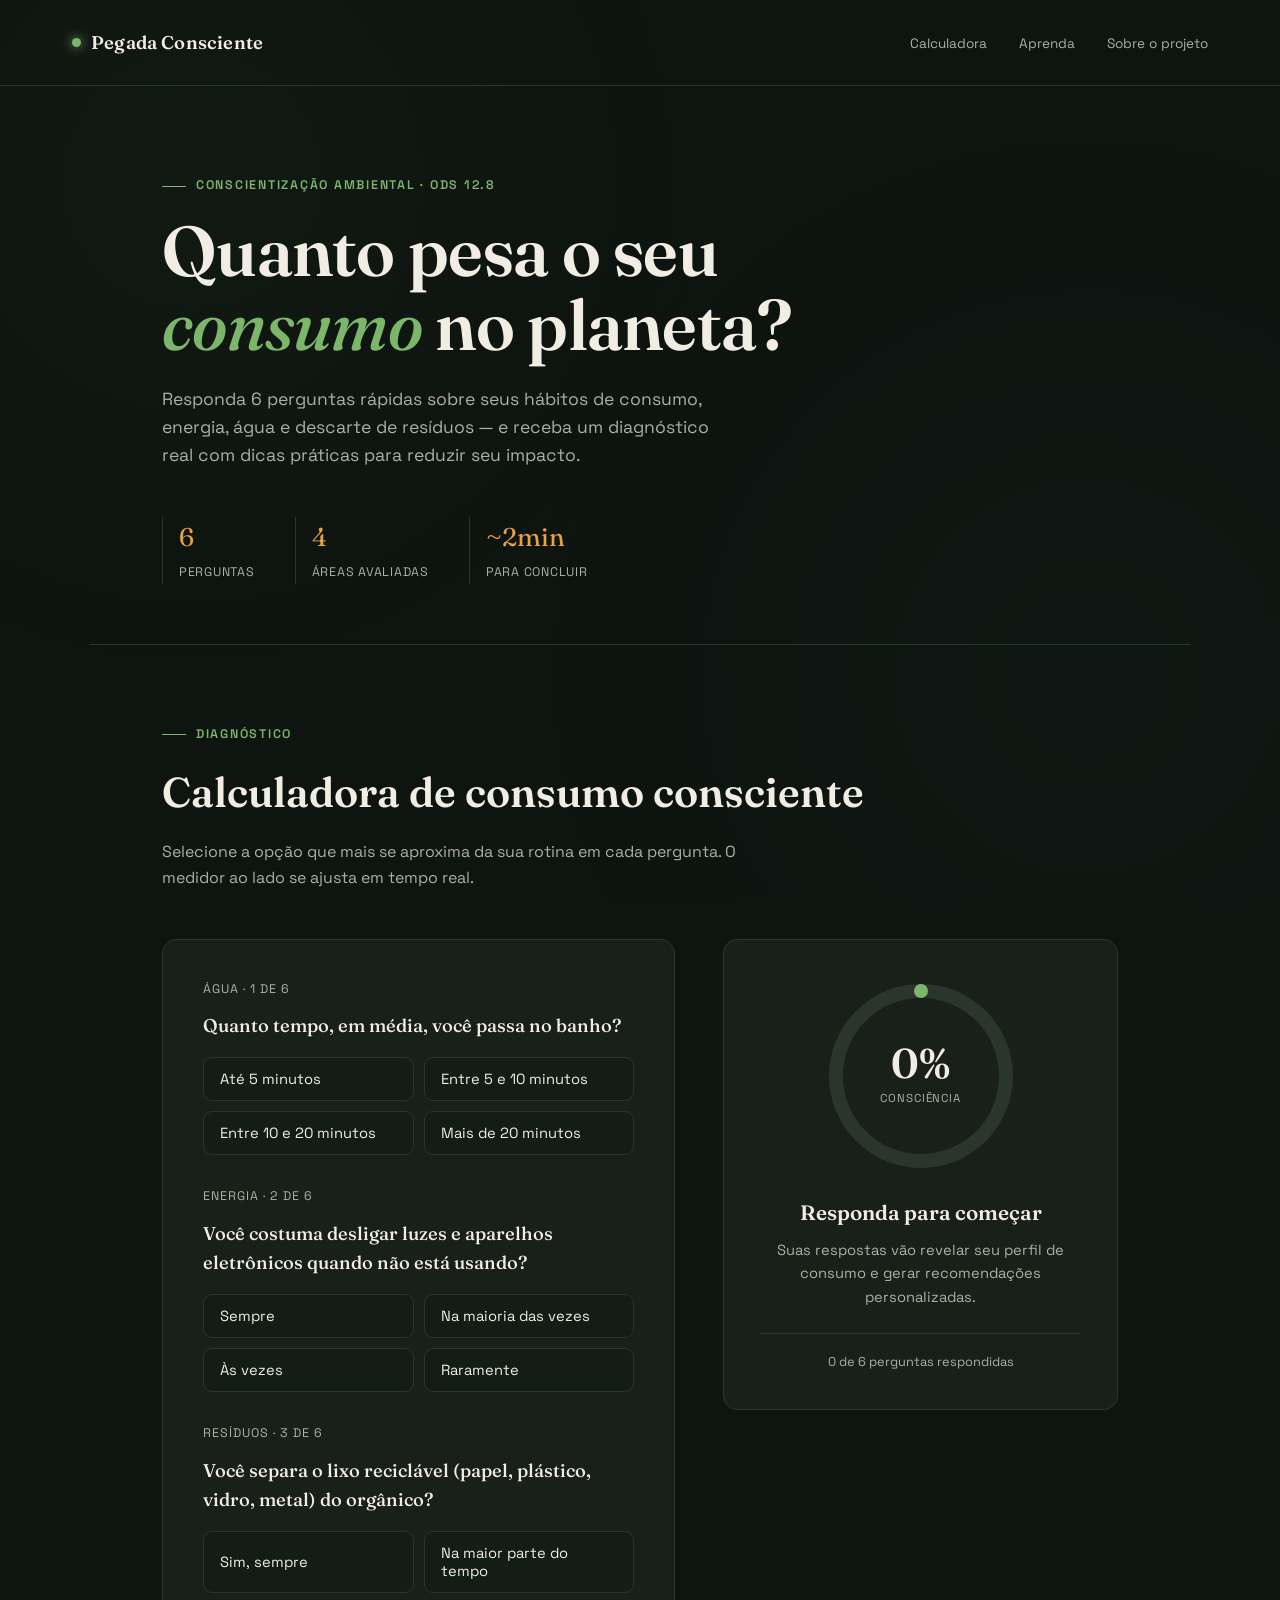
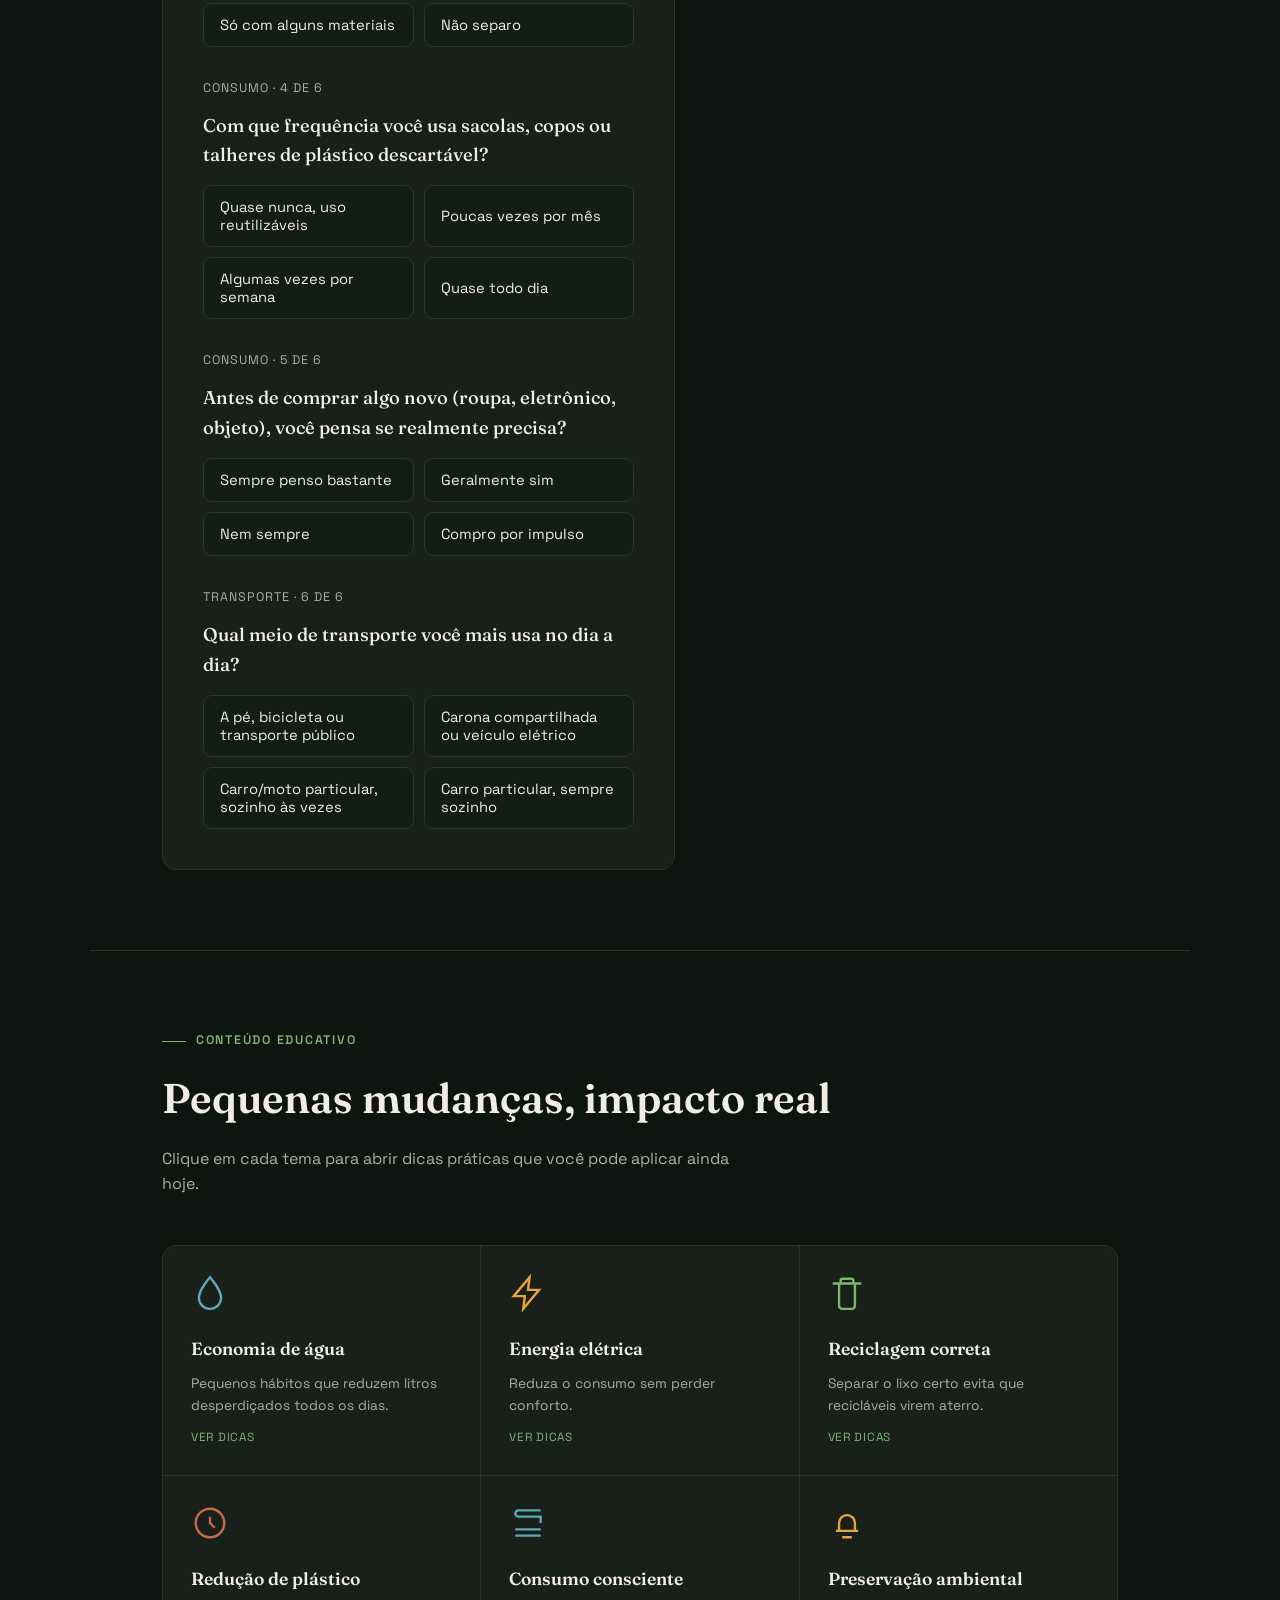
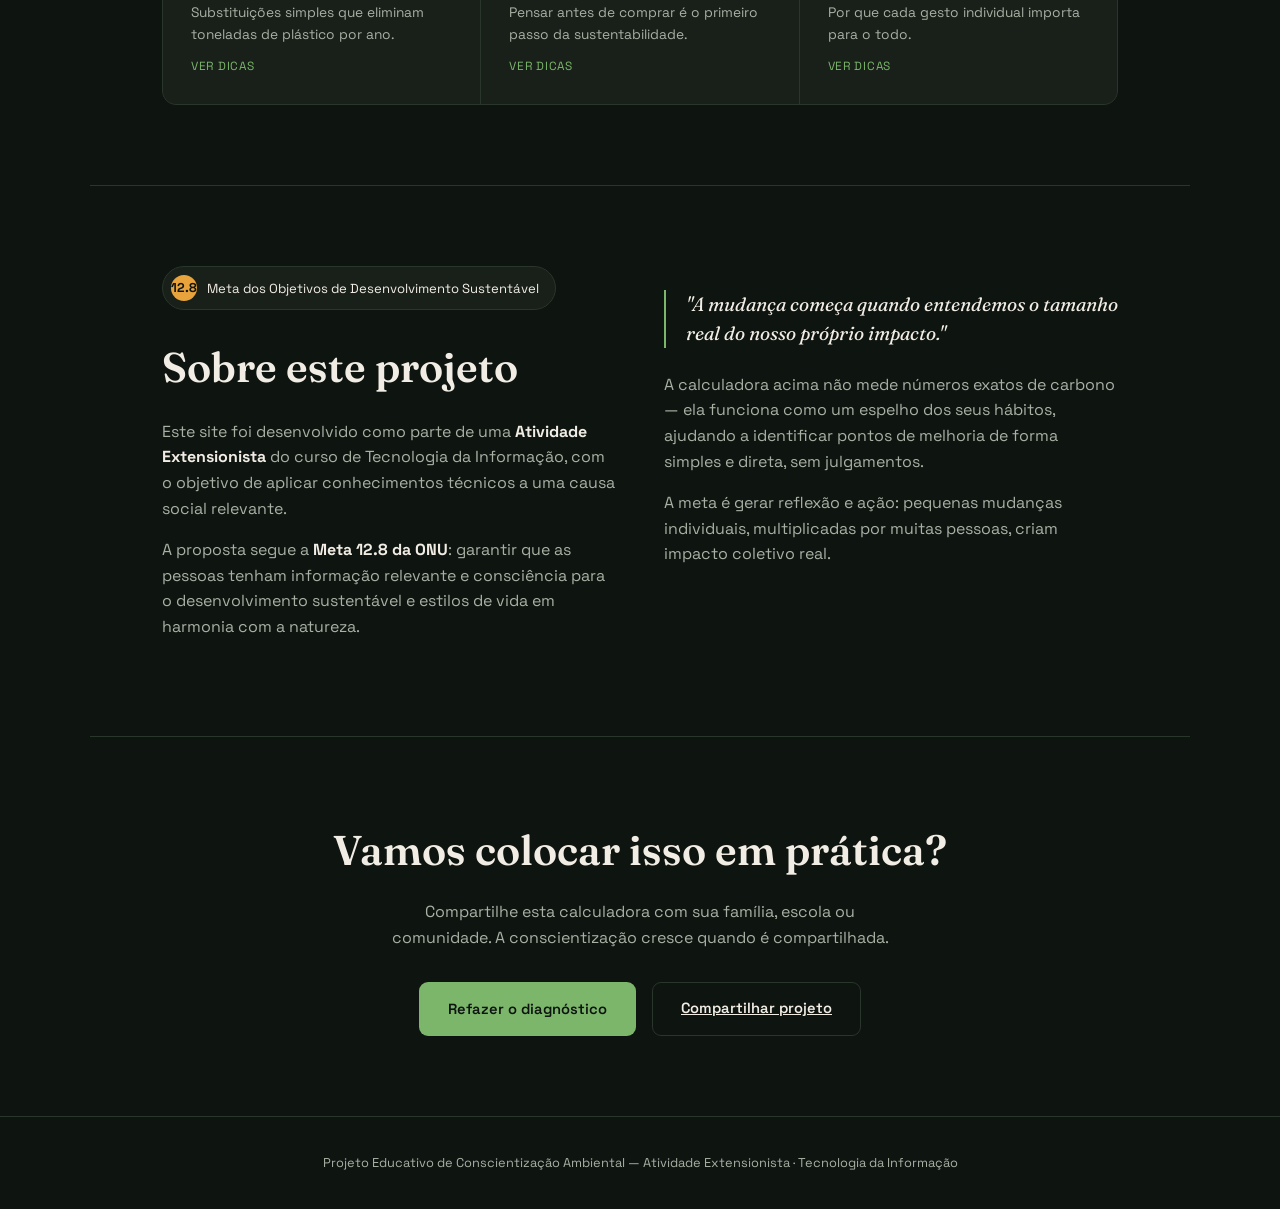
<file: projetos/projetoAmbiental/index.html>
<!DOCTYPE html>
<html lang="pt-BR">
<head>
<meta charset="UTF-8">
<meta name="viewport" content="width=device-width, initial-scale=1.0">
<title>Pegada Consciente — Calculadora de Impacto Ambiental</title>
<meta name="description" content="Descubra seu nível de consumo consciente e receba dicas práticas para reduzir seu impacto ambiental. Projeto de conscientização — Meta 12.8 da ONU.">

<link rel="preconnect" href="https://fonts.googleapis.com">
<link rel="preconnect" href="https://fonts.gstatic.com" crossorigin>
<link href="https://fonts.googleapis.com/css2?family=Fraunces:ital,opsz,wght@0,9..144,300;0,9..144,500;0,9..144,600;0,9..144,700;1,9..144,500&family=Space+Grotesk:wght@400;500;600;700&display=swap" rel="stylesheet">

<style>
  :root{
    --bg:#0E1410;
    --bg-soft:#141C16;
    --bg-card:#182019;
    --line:#2A352C;
    --sand:#F2EDE4;
    --sand-dim:#A9B0A4;
    --leaf:#7CB66B;
    --leaf-dim:#5C8C4E;
    --amber:#E8A33D;
    --water:#3D7A8C;
    --water-bright:#5FA7BC;
    --danger:#C9694B;

    --serif: 'Fraunces', serif;
    --sans: 'Space Grotesk', sans-serif;
  }

  *{margin:0;padding:0;box-sizing:border-box;}

  html{scroll-behavior:smooth;}

  body{
    background:var(--bg);
    color:var(--sand);
    font-family:var(--sans);
    line-height:1.6;
    overflow-x:hidden;
  }

  @media (prefers-reduced-motion: reduce){
    *{animation-duration:0.01ms !important; transition-duration:0.01ms !important;}
  }

  a{color:inherit;}

  /* ---------- Background texture: subtle topographic lines ---------- */
  .bg-texture{
    position:fixed;
    inset:0;
    z-index:0;
    pointer-events:none;
    opacity:0.5;
    background-image:
      radial-gradient(circle at 15% 20%, rgba(124,182,107,0.07), transparent 40%),
      radial-gradient(circle at 85% 75%, rgba(61,122,140,0.08), transparent 45%);
  }

  .wrap{position:relative; z-index:1;}

  /* ---------- Nav ---------- */
  header{
    display:flex;
    justify-content:space-between;
    align-items:center;
    padding:28px clamp(20px,6vw,72px);
    border-bottom:1px solid var(--line);
  }
  .brand{
    font-family:var(--serif);
    font-weight:600;
    font-size:1.15rem;
    letter-spacing:0.01em;
    display:flex;
    align-items:center;
    gap:10px;
  }
  .brand .dot{
    width:9px;height:9px;border-radius:50%;
    background:var(--leaf);
    box-shadow:0 0 12px var(--leaf);
  }
  nav a{
    font-size:0.85rem;
    text-decoration:none;
    color:var(--sand-dim);
    margin-left:28px;
    transition:color .2s;
  }
  nav a:hover{color:var(--leaf);}

  /* ---------- Hero ---------- */
  .hero{
    padding:clamp(60px,10vh,120px) clamp(20px,6vw,72px) 60px;
    max-width:1100px;
  }
  .eyebrow{
    font-size:0.78rem;
    text-transform:uppercase;
    letter-spacing:0.14em;
    color:var(--leaf);
    font-weight:600;
    margin-bottom:18px;
    display:flex;
    align-items:center;
    gap:10px;
  }
  .eyebrow::before{
    content:'';
    width:24px;height:1px;
    background:var(--leaf);
  }
  h1{
    font-family:var(--serif);
    font-weight:600;
    font-size:clamp(2.4rem, 6vw, 4.4rem);
    line-height:1.04;
    letter-spacing:-0.01em;
    max-width:16ch;
  }
  h1 em{
    font-style:italic;
    font-weight:500;
    color:var(--leaf);
  }
  .hero p.lead{
    margin-top:24px;
    font-size:1.1rem;
    color:var(--sand-dim);
    max-width:50ch;
  }
  .hero-meta{
    display:flex;
    gap:40px;
    margin-top:48px;
    flex-wrap:wrap;
  }
  .meta-item{
    border-left:1px solid var(--line);
    padding-left:16px;
  }
  .meta-item .num{
    font-family:var(--serif);
    font-size:1.6rem;
    color:var(--amber);
    display:block;
  }
  .meta-item .label{
    font-size:0.78rem;
    color:var(--sand-dim);
    text-transform:uppercase;
    letter-spacing:0.06em;
  }

  /* ---------- Section shared ---------- */
  section{
    padding:80px clamp(20px,6vw,72px);
    max-width:1100px;
    margin:0 auto;
  }
  .section-head{
    margin-bottom:48px;
  }
  .section-head .eyebrow{margin-bottom:14px;}
  h2{
    font-family:var(--serif);
    font-weight:600;
    font-size:clamp(1.8rem,4vw,2.6rem);
  }
  .section-head p{
    color:var(--sand-dim);
    max-width:60ch;
    margin-top:14px;
  }

  /* ---------- Calculator ---------- */
  #calculadora{
    border-top:1px solid var(--line);
  }
  .calc-grid{
    display:grid;
    grid-template-columns:1.3fr 1fr;
    gap:48px;
    align-items:start;
  }
  @media (max-width:860px){
    .calc-grid{grid-template-columns:1fr;}
  }

  .calc-card{
    background:var(--bg-card);
    border:1px solid var(--line);
    border-radius:14px;
    padding:clamp(24px,4vw,40px);
  }

  .question{
    margin-bottom:32px;
  }
  .question:last-child{margin-bottom:0;}
  .question .q-label{
    font-size:0.78rem;
    text-transform:uppercase;
    letter-spacing:0.08em;
    color:var(--sand-dim);
    display:block;
    margin-bottom:12px;
  }
  .question .q-text{
    font-family:var(--serif);
    font-size:1.15rem;
    font-weight:500;
    margin-bottom:16px;
  }

  .options{
    display:grid;
    grid-template-columns:repeat(auto-fit, minmax(150px,1fr));
    gap:10px;
  }
  .opt{
    background:var(--bg-soft);
    border:1px solid var(--line);
    color:var(--sand);
    padding:12px 16px;
    border-radius:9px;
    font-family:var(--sans);
    font-size:0.92rem;
    cursor:pointer;
    text-align:left;
    transition:border-color .18s, background .18s, transform .12s;
  }
  .opt:hover{
    border-color:var(--leaf-dim);
    transform:translateY(-1px);
  }
  .opt.selected{
    background:rgba(124,182,107,0.12);
    border-color:var(--leaf);
    color:var(--leaf);
    font-weight:600;
  }
  .opt:focus-visible{
    outline:2px solid var(--leaf);
    outline-offset:2px;
  }

  /* ---------- Result panel (sticky) ---------- */
  .result-panel{
    background:var(--bg-card);
    border:1px solid var(--line);
    border-radius:14px;
    padding:clamp(24px,4vw,36px);
    position:sticky;
    top:24px;
    text-align:center;
  }
  .gauge-wrap{
    position:relative;
    width:200px;
    height:200px;
    margin:0 auto 20px;
  }
  .gauge-wrap svg{transform:rotate(-90deg);}
  .gauge-bg{
    fill:none;
    stroke:var(--line);
    stroke-width:14;
  }
  .gauge-fill{
    fill:none;
    stroke-width:14;
    stroke-linecap:round;
    transition:stroke-dasharray 0.8s cubic-bezier(.4,0,.2,1), stroke 0.8s;
  }
  .gauge-center{
    position:absolute;
    inset:0;
    display:flex;
    flex-direction:column;
    align-items:center;
    justify-content:center;
  }
  .gauge-center .score{
    font-family:var(--serif);
    font-size:2.6rem;
    font-weight:600;
    line-height:1;
  }
  .gauge-center .score-label{
    font-size:0.72rem;
    color:var(--sand-dim);
    text-transform:uppercase;
    letter-spacing:0.08em;
    margin-top:4px;
  }
  .result-title{
    font-family:var(--serif);
    font-size:1.3rem;
    font-weight:600;
    margin-bottom:10px;
  }
  .result-desc{
    color:var(--sand-dim);
    font-size:0.92rem;
    margin-bottom:24px;
  }
  .progress-note{
    font-size:0.8rem;
    color:var(--sand-dim);
    margin-top:18px;
    padding-top:18px;
    border-top:1px solid var(--line);
  }

  .tips-list{
    text-align:left;
    margin-top:20px;
    display:none;
  }
  .tips-list.visible{display:block;}
  .tips-list li{
    list-style:none;
    padding:10px 0 10px 26px;
    border-top:1px solid var(--line);
    position:relative;
    font-size:0.88rem;
    color:var(--sand);
  }
  .tips-list li::before{
    content:'→';
    position:absolute;
    left:0;
    color:var(--amber);
  }

  /* ---------- Topics grid ---------- */
  #aprenda{
    border-top:1px solid var(--line);
  }
  .topics-grid{
    display:grid;
    grid-template-columns:repeat(auto-fit, minmax(260px,1fr));
    gap:1px;
    background:var(--line);
    border:1px solid var(--line);
    border-radius:14px;
    overflow:hidden;
  }
  .topic-card{
    background:var(--bg-card);
    padding:28px;
    cursor:pointer;
    transition:background .2s;
  }
  .topic-card:hover{background:var(--bg-soft);}
  .topic-icon{
    width:38px;height:38px;
    margin-bottom:16px;
  }
  .topic-card h3{
    font-family:var(--serif);
    font-size:1.1rem;
    font-weight:600;
    margin-bottom:8px;
  }
  .topic-card p{
    font-size:0.86rem;
    color:var(--sand-dim);
  }
  .topic-card .topic-detail{
    font-size:0.86rem;
    color:var(--sand);
    margin-top:14px;
    padding-top:14px;
    border-top:1px solid var(--line);
    display:none;
  }
  .topic-card.open .topic-detail{display:block;}
  .topic-card .toggle-hint{
    font-size:0.74rem;
    color:var(--leaf);
    margin-top:12px;
    text-transform:uppercase;
    letter-spacing:0.06em;
  }

  /* ---------- ODS / About section ---------- */
  #sobre{
    border-top:1px solid var(--line);
  }
  .about-grid{
    display:grid;
    grid-template-columns:1fr 1fr;
    gap:48px;
  }
  @media (max-width:860px){
    .about-grid{grid-template-columns:1fr;}
  }
  .ods-badge{
    display:inline-flex;
    align-items:center;
    gap:10px;
    background:var(--bg-card);
    border:1px solid var(--line);
    border-radius:100px;
    padding:8px 16px 8px 8px;
    font-size:0.82rem;
    margin-bottom:24px;
  }
  .ods-badge .num{
    background:var(--amber);
    color:var(--bg);
    font-weight:700;
    border-radius:50%;
    width:26px;height:26px;
    display:flex;align-items:center;justify-content:center;
    font-size:0.8rem;
  }
  .about-grid p{
    color:var(--sand-dim);
    margin-bottom:16px;
  }
  .about-grid strong{color:var(--sand);}

  blockquote{
    font-family:var(--serif);
    font-style:italic;
    font-size:1.2rem;
    color:var(--sand);
    border-left:2px solid var(--leaf);
    padding-left:20px;
    margin:24px 0;
    line-height:1.5;
  }

  /* ---------- CTA ---------- */
  #acao{
    text-align:center;
    border-top:1px solid var(--line);
  }
  #acao h2{margin-bottom:16px;}
  #acao p{
    color:var(--sand-dim);
    max-width:50ch;
    margin:0 auto 32px;
  }
  .cta-buttons{
    display:flex;
    gap:16px;
    justify-content:center;
    flex-wrap:wrap;
  }
  .btn{
    font-family:var(--sans);
    font-weight:600;
    font-size:0.92rem;
    padding:14px 28px;
    border-radius:9px;
    cursor:pointer;
    border:1px solid transparent;
    transition:transform .15s, opacity .15s;
  }
  .btn:hover{transform:translateY(-2px);}
  .btn-primary{
    background:var(--leaf);
    color:#0E1410;
  }
  .btn-secondary{
    background:transparent;
    border-color:var(--line);
    color:var(--sand);
  }

  footer{
    text-align:center;
    padding:36px 20px;
    color:var(--sand-dim);
    font-size:0.8rem;
    border-top:1px solid var(--line);
  }

  /* fade-in on scroll */
  .fade-up{
    opacity:0;
    transform:translateY(16px);
    transition:opacity .6s ease, transform .6s ease;
  }
  .fade-up.in{
    opacity:1;
    transform:translateY(0);
  }
</style>
</head>
<body>

<div class="bg-texture"></div>

<div class="wrap">

  <header>
    <div class="brand"><span class="dot"></span>Pegada Consciente</div>
    <nav>
      <a href="#calculadora">Calculadora</a>
      <a href="#aprenda">Aprenda</a>
      <a href="#sobre">Sobre o projeto</a>
    </nav>
  </header>

  <section class="hero">
    <div class="eyebrow">Conscientização ambiental · ODS 12.8</div>
    <h1>Quanto pesa o seu <em>consumo</em> no planeta?</h1>
    <p class="lead">Responda 6 perguntas rápidas sobre seus hábitos de consumo, energia, água e descarte de resíduos — e receba um diagnóstico real com dicas práticas para reduzir seu impacto.</p>
    <div class="hero-meta">
      <div class="meta-item">
        <span class="num">6</span>
        <span class="label">Perguntas</span>
      </div>
      <div class="meta-item">
        <span class="num">4</span>
        <span class="label">Áreas avaliadas</span>
      </div>
      <div class="meta-item">
        <span class="num">~2min</span>
        <span class="label">Para concluir</span>
      </div>
    </div>
  </section>

  <section id="calculadora">
    <div class="section-head fade-up">
      <div class="eyebrow">Diagnóstico</div>
      <h2>Calculadora de consumo consciente</h2>
      <p>Selecione a opção que mais se aproxima da sua rotina em cada pergunta. O medidor ao lado se ajusta em tempo real.</p>
    </div>

    <div class="calc-grid">
      <div class="calc-card fade-up">

        <div class="question" data-q="1">
          <span class="q-label">Água · 1 de 6</span>
          <p class="q-text">Quanto tempo, em média, você passa no banho?</p>
          <div class="options">
            <button class="opt" data-score="3">Até 5 minutos</button>
            <button class="opt" data-score="2">Entre 5 e 10 minutos</button>
            <button class="opt" data-score="1">Entre 10 e 20 minutos</button>
            <button class="opt" data-score="0">Mais de 20 minutos</button>
          </div>
        </div>

        <div class="question" data-q="2">
          <span class="q-label">Energia · 2 de 6</span>
          <p class="q-text">Você costuma desligar luzes e aparelhos eletrônicos quando não está usando?</p>
          <div class="options">
            <button class="opt" data-score="3">Sempre</button>
            <button class="opt" data-score="2">Na maioria das vezes</button>
            <button class="opt" data-score="1">Às vezes</button>
            <button class="opt" data-score="0">Raramente</button>
          </div>
        </div>

        <div class="question" data-q="3">
          <span class="q-label">Resíduos · 3 de 6</span>
          <p class="q-text">Você separa o lixo reciclável (papel, plástico, vidro, metal) do orgânico?</p>
          <div class="options">
            <button class="opt" data-score="3">Sim, sempre</button>
            <button class="opt" data-score="2">Na maior parte do tempo</button>
            <button class="opt" data-score="1">Só com alguns materiais</button>
            <button class="opt" data-score="0">Não separo</button>
          </div>
        </div>

        <div class="question" data-q="4">
          <span class="q-label">Consumo · 4 de 6</span>
          <p class="q-text">Com que frequência você usa sacolas, copos ou talheres de plástico descartável?</p>
          <div class="options">
            <button class="opt" data-score="3">Quase nunca, uso reutilizáveis</button>
            <button class="opt" data-score="2">Poucas vezes por mês</button>
            <button class="opt" data-score="1">Algumas vezes por semana</button>
            <button class="opt" data-score="0">Quase todo dia</button>
          </div>
        </div>

        <div class="question" data-q="5">
          <span class="q-label">Consumo · 5 de 6</span>
          <p class="q-text">Antes de comprar algo novo (roupa, eletrônico, objeto), você pensa se realmente precisa?</p>
          <div class="options">
            <button class="opt" data-score="3">Sempre penso bastante</button>
            <button class="opt" data-score="2">Geralmente sim</button>
            <button class="opt" data-score="1">Nem sempre</button>
            <button class="opt" data-score="0">Compro por impulso</button>
          </div>
        </div>

        <div class="question" data-q="6">
          <span class="q-label">Transporte · 6 de 6</span>
          <p class="q-text">Qual meio de transporte você mais usa no dia a dia?</p>
          <div class="options">
            <button class="opt" data-score="3">A pé, bicicleta ou transporte público</button>
            <button class="opt" data-score="2">Carona compartilhada ou veículo elétrico</button>
            <button class="opt" data-score="1">Carro/moto particular, sozinho às vezes</button>
            <button class="opt" data-score="0">Carro particular, sempre sozinho</button>
          </div>
        </div>

      </div>

      <div class="result-panel fade-up">
        <div class="gauge-wrap">
          <svg viewBox="0 0 200 200" width="200" height="200">
            <circle class="gauge-bg" cx="100" cy="100" r="85"></circle>
            <circle class="gauge-fill" id="gaugeFill" cx="100" cy="100" r="85"
              stroke="#7CB66B"
              stroke-dasharray="0 534"></circle>
          </svg>
          <div class="gauge-center">
            <span class="score" id="scoreText">0%</span>
            <span class="score-label">Consciência</span>
          </div>
        </div>

        <div class="result-title" id="resultTitle">Responda para começar</div>
        <p class="result-desc" id="resultDesc">Suas respostas vão revelar seu perfil de consumo e gerar recomendações personalizadas.</p>

        <ul class="tips-list" id="tipsList"></ul>

        <div class="progress-note" id="progressNote">0 de 6 perguntas respondidas</div>
      </div>
    </div>
  </section>

  <section id="aprenda">
    <div class="section-head fade-up">
      <div class="eyebrow">Conteúdo educativo</div>
      <h2>Pequenas mudanças, impacto real</h2>
      <p>Clique em cada tema para abrir dicas práticas que você pode aplicar ainda hoje.</p>
    </div>

    <div class="topics-grid fade-up">
      <div class="topic-card" data-topic="1">
        <svg class="topic-icon" viewBox="0 0 24 24" fill="none" stroke="#5FA7BC" stroke-width="1.5"><path d="M12 2C12 2 5 10 5 15a7 7 0 0014 0c0-5-7-13-7-13z"/></svg>
        <h3>Economia de água</h3>
        <p>Pequenos hábitos que reduzem litros desperdiçados todos os dias.</p>
        <div class="topic-detail">
          Banhos mais curtos (5 min já economizam até 90 litros), fechar a torneira ao escovar os dentes, reaproveitar a água da máquina de lavar para limpeza pesada, e consertar vazamentos rapidamente — uma torneira pingando pode desperdiçar mais de 46 litros por dia.
        </div>
        <div class="toggle-hint">Ver dicas</div>
      </div>

      <div class="topic-card" data-topic="2">
        <svg class="topic-icon" viewBox="0 0 24 24" fill="none" stroke="#E8A33D" stroke-width="1.5"><path d="M13 2L3 14h7l-1 8 10-12h-7l1-8z"/></svg>
        <h3>Energia elétrica</h3>
        <p>Reduza o consumo sem perder conforto.</p>
        <div class="topic-detail">
          Troque lâmpadas por LED, desligue aparelhos da tomada (modo "stand-by" ainda consome), aproveite a luz natural, e use eletrodomésticos fora do horário de pico. Pequenas trocas no dia a dia geram economia mensal visível na conta.
        </div>
        <div class="toggle-hint">Ver dicas</div>
      </div>

      <div class="topic-card" data-topic="3">
        <svg class="topic-icon" viewBox="0 0 24 24" fill="none" stroke="#7CB66B" stroke-width="1.5"><path d="M3 6h18M8 6V4a1 1 0 011-1h6a1 1 0 011 1v2m-9 0v14a2 2 0 002 2h6a2 2 0 002-2V6"/></svg>
        <h3>Reciclagem correta</h3>
        <p>Separar o lixo certo evita que recicláveis virem aterro.</p>
        <div class="topic-detail">
          Lave embalagens antes de descartar, separe por material (papel, plástico, vidro, metal), nunca misture lixo orgânico com reciclável, e descarte pilhas, baterias e eletrônicos em pontos de coleta específicos — nunca no lixo comum.
        </div>
        <div class="toggle-hint">Ver dicas</div>
      </div>

      <div class="topic-card" data-topic="4">
        <svg class="topic-icon" viewBox="0 0 24 24" fill="none" stroke="#C9694B" stroke-width="1.5"><path d="M12 8v4l3 3M3 12a9 9 0 1018 0 9 9 0 00-18 0z"/></svg>
        <h3>Redução de plástico</h3>
        <p>Substituições simples que eliminam toneladas de plástico por ano.</p>
        <div class="topic-detail">
          Use garrafas e copos reutilizáveis, leve suas próprias sacolas ao mercado, prefira produtos com menos embalagem, e evite descartáveis em festas e eventos. O plástico de uso único pode levar séculos para se decompor.
        </div>
        <div class="toggle-hint">Ver dicas</div>
      </div>

      <div class="topic-card" data-topic="5">
        <svg class="topic-icon" viewBox="0 0 24 24" fill="none" stroke="#5FA7BC" stroke-width="1.5"><path d="M20 12V8H6a2 2 0 010-4h14M4 20h16M4 16h16"/></svg>
        <h3>Consumo consciente</h3>
        <p>Pensar antes de comprar é o primeiro passo da sustentabilidade.</p>
        <div class="topic-detail">
          Pergunte-se: eu realmente preciso disso? Pode durar mais tempo? Existe opção usada ou de segunda mão? Comprar menos e melhor reduz a extração de recursos naturais e a geração de resíduos no planeta.
        </div>
        <div class="toggle-hint">Ver dicas</div>
      </div>

      <div class="topic-card" data-topic="6">
        <svg class="topic-icon" viewBox="0 0 24 24" fill="none" stroke="#E8A33D" stroke-width="1.5"><path d="M5 17h14M7 17v-5a5 5 0 0110 0v5M9 21h6"/></svg>
        <h3>Preservação ambiental</h3>
        <p>Por que cada gesto individual importa para o todo.</p>
        <div class="topic-detail">
          A preservação de áreas verdes mantém o equilíbrio climático, protege espécies e garante recursos naturais para as próximas gerações. Plantar árvores, apoiar áreas de conservação e exigir políticas ambientais são formas de ampliar seu impacto além de casa.
        </div>
        <div class="toggle-hint">Ver dicas</div>
      </div>
    </div>
  </section>

  <section id="sobre">
    <div class="about-grid">
      <div class="fade-up">
        <div class="ods-badge"><span class="num">12.8</span> Meta dos Objetivos de Desenvolvimento Sustentável</div>
        <h2 style="margin-bottom:18px;">Sobre este projeto</h2>
        <p>Este site foi desenvolvido como parte de uma <strong>Atividade Extensionista</strong> do curso de Tecnologia da Informação, com o objetivo de aplicar conhecimentos técnicos a uma causa social relevante.</p>
        <p>A proposta segue a <strong>Meta 12.8 da ONU</strong>: garantir que as pessoas tenham informação relevante e consciência para o desenvolvimento sustentável e estilos de vida em harmonia com a natureza.</p>
      </div>
      <div class="fade-up">
        <blockquote>"A mudança começa quando entendemos o tamanho real do nosso próprio impacto."</blockquote>
        <p>A calculadora acima não mede números exatos de carbono — ela funciona como um espelho dos seus hábitos, ajudando a identificar pontos de melhoria de forma simples e direta, sem julgamentos.</p>
        <p>A meta é gerar reflexão e ação: pequenas mudanças individuais, multiplicadas por muitas pessoas, criam impacto coletivo real.</p>
      </div>
    </div>
  </section>

  <section id="acao">
    <h2>Vamos colocar isso em prática?</h2>
    <p>Compartilhe esta calculadora com sua família, escola ou comunidade. A conscientização cresce quando é compartilhada.</p>
    <div class="cta-buttons">
      <button class="btn btn-primary" onclick="document.getElementById('calculadora').scrollIntoView({behavior:'smooth'})">Refazer o diagnóstico</button>
      <a class="btn btn-secondary" href="#" id="shareBtn">Compartilhar projeto</a>
    </div>
  </section>

  <footer>
    Projeto Educativo de Conscientização Ambiental — Atividade Extensionista · Tecnologia da Informação
  </footer>

</div>

<script>
  // ---------- Quiz logic ----------
  const questions = document.querySelectorAll('.question');
  const totalQuestions = questions.length;
  const maxScorePerQ = 3;
  const maxScore = totalQuestions * maxScorePerQ;
  let answers = {};

  const gaugeFill = document.getElementById('gaugeFill');
  const scoreText = document.getElementById('scoreText');
  const resultTitle = document.getElementById('resultTitle');
  const resultDesc = document.getElementById('resultDesc');
  const progressNote = document.getElementById('progressNote');
  const tipsList = document.getElementById('tipsList');

  const circumference = 2 * Math.PI * 85;

  const profiles = [
    {
      max: 0.34,
      title: "Início de jornada",
      color: "#C9694B",
      desc: "Há bastante espaço para reduzir seu impacto. O bom é que pequenas mudanças já fazem grande diferença.",
      tips: [
        "Comece reduzindo o tempo de banho gradualmente.",
        "Separe pelo menos plástico e papel do lixo orgânico.",
        "Troque uma sacola plástica por uma reutilizável esta semana.",
        "Antes da próxima compra, espere 24h e reavalie se precisa mesmo."
      ]
    },
    {
      max: 0.67,
      title: "Em transição",
      color: "#E8A33D",
      desc: "Você já tem bons hábitos, mas ainda há pontos de melhoria importantes.",
      tips: [
        "Desligue aparelhos da tomada, não só no botão.",
        "Leve sua própria garrafa de água no dia a dia.",
        "Pesquise pontos de coleta de pilhas e eletrônicos na sua cidade.",
        "Tente uma semana sem nenhum descartável de plástico."
      ]
    },
    {
      max: 1,
      title: "Consciência ambiental sólida",
      color: "#7CB66B",
      desc: "Excelente! Seus hábitos já estão alinhados com um consumo consciente. Agora o desafio é multiplicar isso.",
      tips: [
        "Compartilhe seus hábitos com amigos e família.",
        "Incentive sua escola ou empresa a adotar coleta seletiva.",
        "Apoie iniciativas locais de preservação ambiental.",
        "Continue questionando o consumo antes de comprar — é o hábito mais poderoso."
      ]
    }
  ];

  function updateGauge(){
    const answered = Object.keys(answers).length;
    const sum = Object.values(answers).reduce((a,b)=>a+b,0);
    const pct = answered > 0 ? sum / (answered * maxScorePerQ) : 0;

    progressNote.textContent = `${answered} de ${totalQuestions} perguntas respondidas`;

    const dash = circumference * pct;
    gaugeFill.style.strokeDasharray = `${dash} ${circumference}`;
    scoreText.textContent = `${Math.round(pct*100)}%`;

    if(answered === 0){
      resultTitle.textContent = "Responda para começar";
      resultDesc.textContent = "Suas respostas vão revelar seu perfil de consumo e gerar recomendações personalizadas.";
      gaugeFill.setAttribute('stroke', '#7CB66B');
      tipsList.classList.remove('visible');
      return;
    }

    const profile = profiles.find(p => pct <= p.max) || profiles[profiles.length-1];
    gaugeFill.setAttribute('stroke', profile.color);
    scoreText.style.color = profile.color;

    if(answered < totalQuestions){
      resultTitle.textContent = "Continue respondendo...";
      resultDesc.textContent = `Perfil parcial: ${profile.title.toLowerCase()}. Responda todas as perguntas para o diagnóstico completo.`;
      tipsList.classList.remove('visible');
    } else {
      resultTitle.textContent = profile.title;
      resultDesc.textContent = profile.desc;
      tipsList.innerHTML = profile.tips.map(t => `<li>${t}</li>`).join('');
      tipsList.classList.add('visible');
    }
  }

  questions.forEach(q => {
    const qId = q.dataset.q;
    q.querySelectorAll('.opt').forEach(btn => {
      btn.addEventListener('click', () => {
        q.querySelectorAll('.opt').forEach(b => b.classList.remove('selected'));
        btn.classList.add('selected');
        answers[qId] = parseInt(btn.dataset.score, 10);
        updateGauge();
      });
    });
  });

  // ---------- Topic cards toggle ----------
  document.querySelectorAll('.topic-card').forEach(card => {
    card.addEventListener('click', () => {
      const isOpen = card.classList.contains('open');
      card.classList.toggle('open');
      card.querySelector('.toggle-hint').textContent = !isOpen ? 'Fechar' : 'Ver dicas';
    });
  });

  // ---------- Share button ----------
  document.getElementById('shareBtn').addEventListener('click', (e) => {
    e.preventDefault();
    const url = window.location.href;
    if(navigator.share){
      navigator.share({title: 'Pegada Consciente', text: 'Descubra seu nível de consumo consciente!', url});
    } else {
      navigator.clipboard.writeText(url).then(()=>{
        const btn = e.target;
        const original = btn.textContent;
        btn.textContent = 'Link copiado!';
        setTimeout(()=> btn.textContent = original, 1800);
      });
    }
  });

  // ---------- Scroll fade-in ----------
  const observer = new IntersectionObserver((entries) => {
    entries.forEach(entry => {
      if(entry.isIntersecting){
        entry.target.classList.add('in');
        observer.unobserve(entry.target);
      }
    });
  }, {threshold: 0.15});

  document.querySelectorAll('.fade-up').forEach(el => observer.observe(el));
</script>

</body>
</html>
</file>
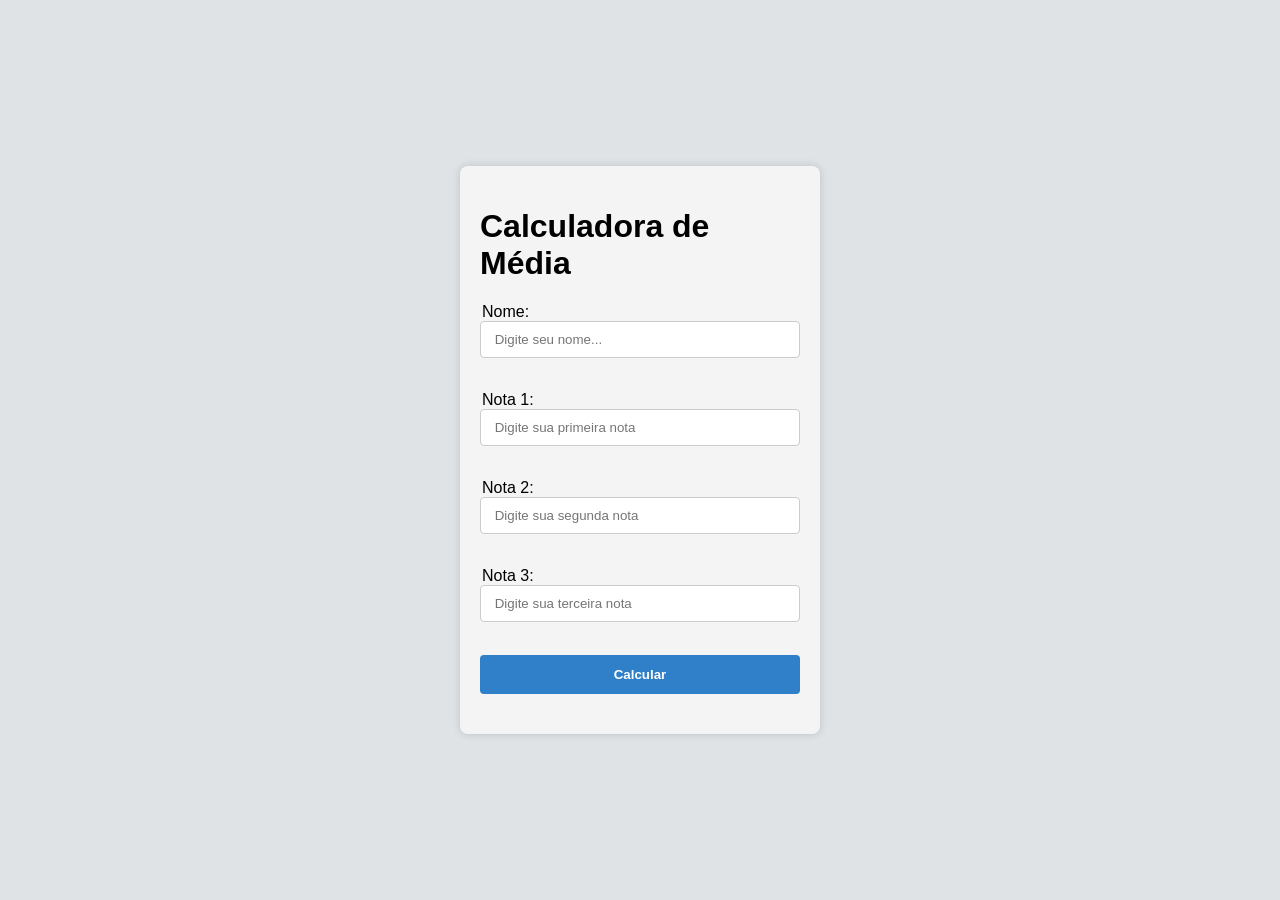
<file: projetos/calculadora/questao01.html>
<!DOCTYPE html>
<html lang = "pt-br">
    <head>
        <meta charset="UTF-8">
        <title>Calculadora</title>
        <link rel="stylesheet" href="css/questao01.css">
    </head>
    <body>
        <div class="container">
        <h1 id="título">Calculadora de Média</h1>
        <legend>Nome:</legend>
        <input type="text" id = "nome" placeholder=" Digite seu nome...">
        <br><br>
        <legend>Nota 1:</legend>
        <input type="number" id = "nota1" placeholder=" Digite sua primeira nota" max="10">
        <br><br>
        <legend>Nota 2:</legend>
        <input type="number" id = "nota2" placeholder=" Digite sua segunda nota" max="10">
        <br><br>
        <legend>Nota 3:</legend>
        <input type="number" id = "nota3" placeholder=" Digite sua terceira nota" max="10">
        <br><br>
        <button type = "button" onclick= "calcularMedia()">Calcular</button>
        <div id="resposta"></div>
        </div>
        <script src="js/questao01.js"></script>
</body>
</html>
</file>
<file: projetos/calculadora/css/questao01.css>
/*Fundo da página*/
body{
    font-family: 'Arial Narrow Bold', sans-serif;
    background-color: #dfe3e6;
    display: flex;
    justify-content: center;
    align-items: center;
    min-height: 100vh;
    margin: 0
}

/* Caixa principal*/
.container{
    background-color: #f4f4f4;
    width: 320px;
    padding: 20px;
    border-radius: 8px;
    box-shadow: 0 0 8px rgba(0,0,0,0.15);
}

/*Título*/
#titulo{
    text-align: center;
    color: #2f5d8c;
    font-size: 28px;
    margin-bottom: 25px;
}
/*Labels*/
label{
    display: block;
    font-size: 13px;
    font-weight: bold;
    margin-bottom: 5px;
    color: #333;
}
/* Campos */
input {
    width: 100%;
    padding: 10px;
    margin-bottom: 15px;
    border: 1px solid #ccc;
    border-radius: 4px;
    box-sizing: border-box;
}

/* Botão */
button {
    width: 100%;
    padding: 12px;
    background-color: #2f80c9;
    color: white;
    border: none;
    border-radius: 4px;
    font-weight: bold;
    cursor: pointer;
    margin-bottom: 20px;
}

button:hover {
    background-color: #2469a7;
}

/* Resultado */
#resposta.reprovado {
    background-color: #de1e1e;
    color: #161616;
    padding: 12px;
    border-radius: 4px;
    line-height: 1.8;
    font-size: 14px;
}
#resposta.aprovado {
    background-color: #5bf73c;
    color: #0c0c0c;
    padding: 12px;
    border-radius: 4px;
    line-height: 1.8;
    font-size: 14px;
}
#resposta.recuperacao {
    background-color: #eba82e;
    color: #070707;
    padding: 12px;
    border-radius: 4px;
    line-height: 1.8;
    font-size: 14px;
}
</file>
